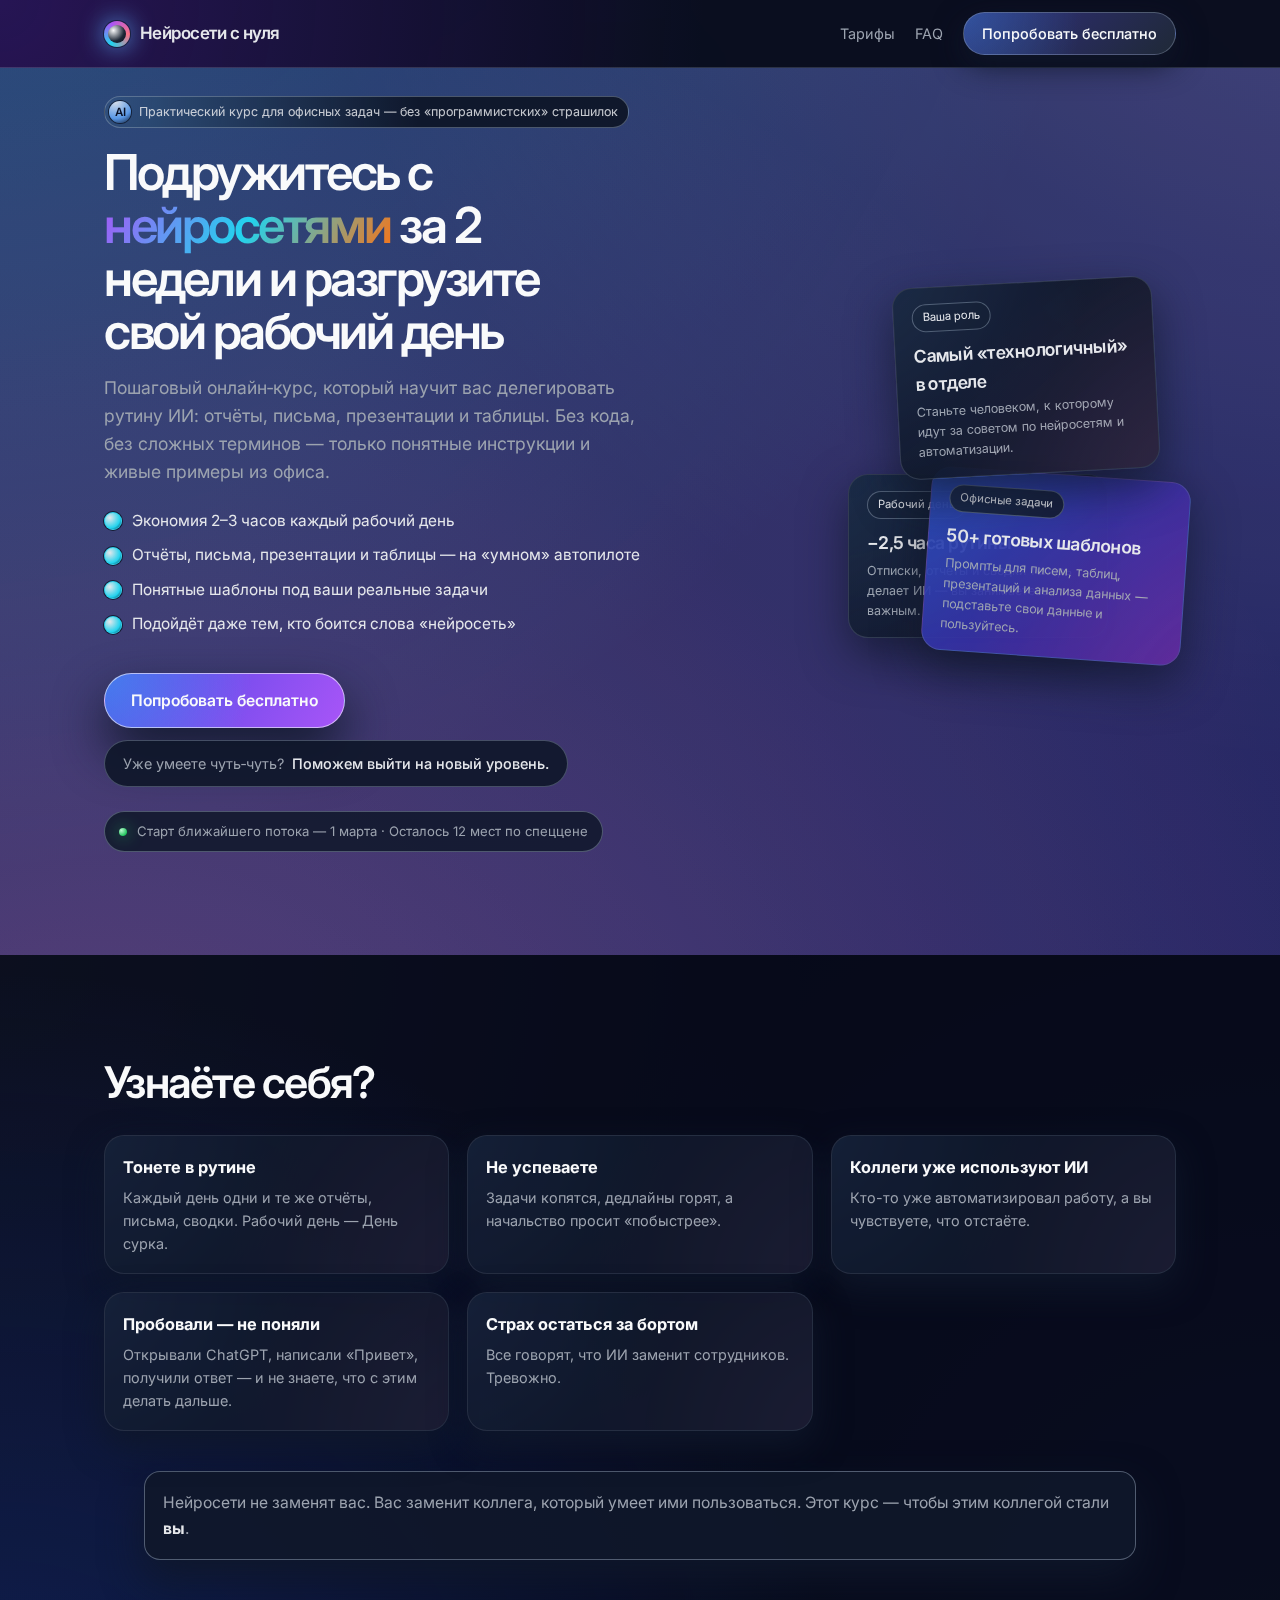
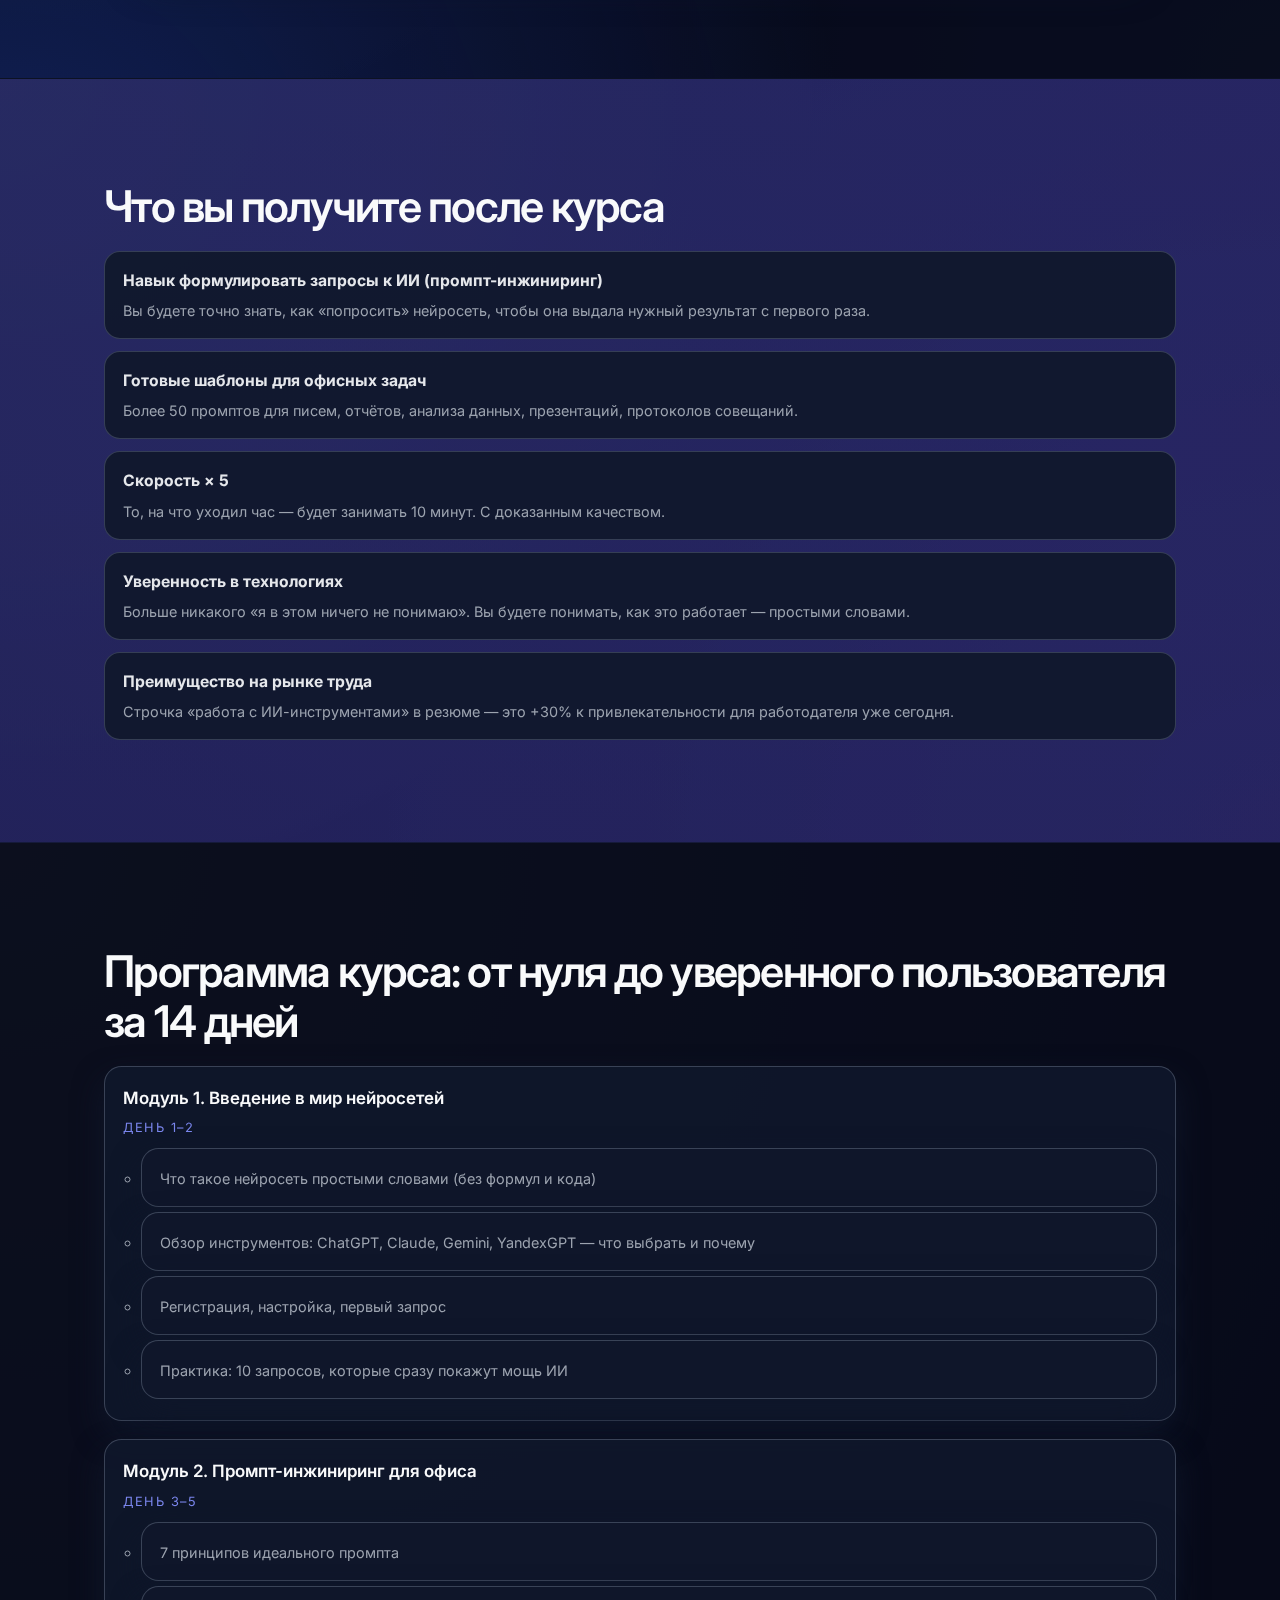
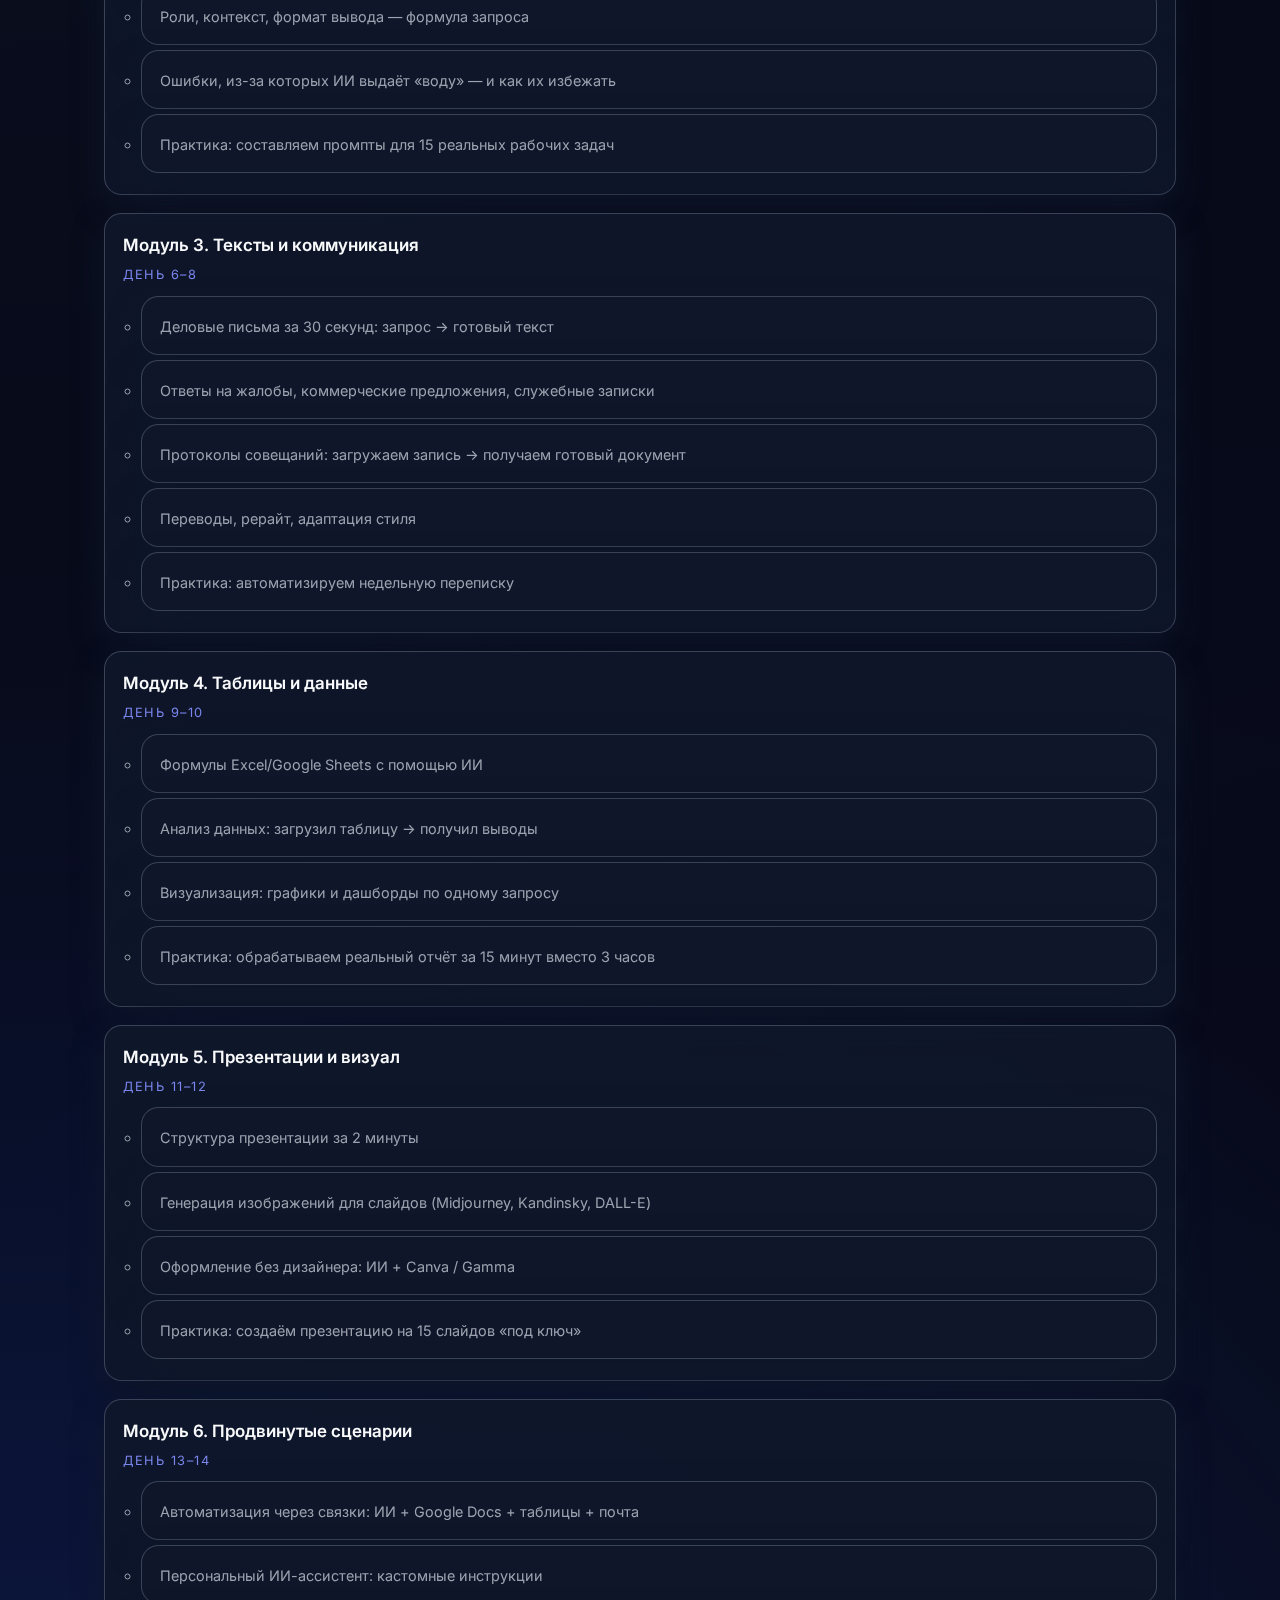
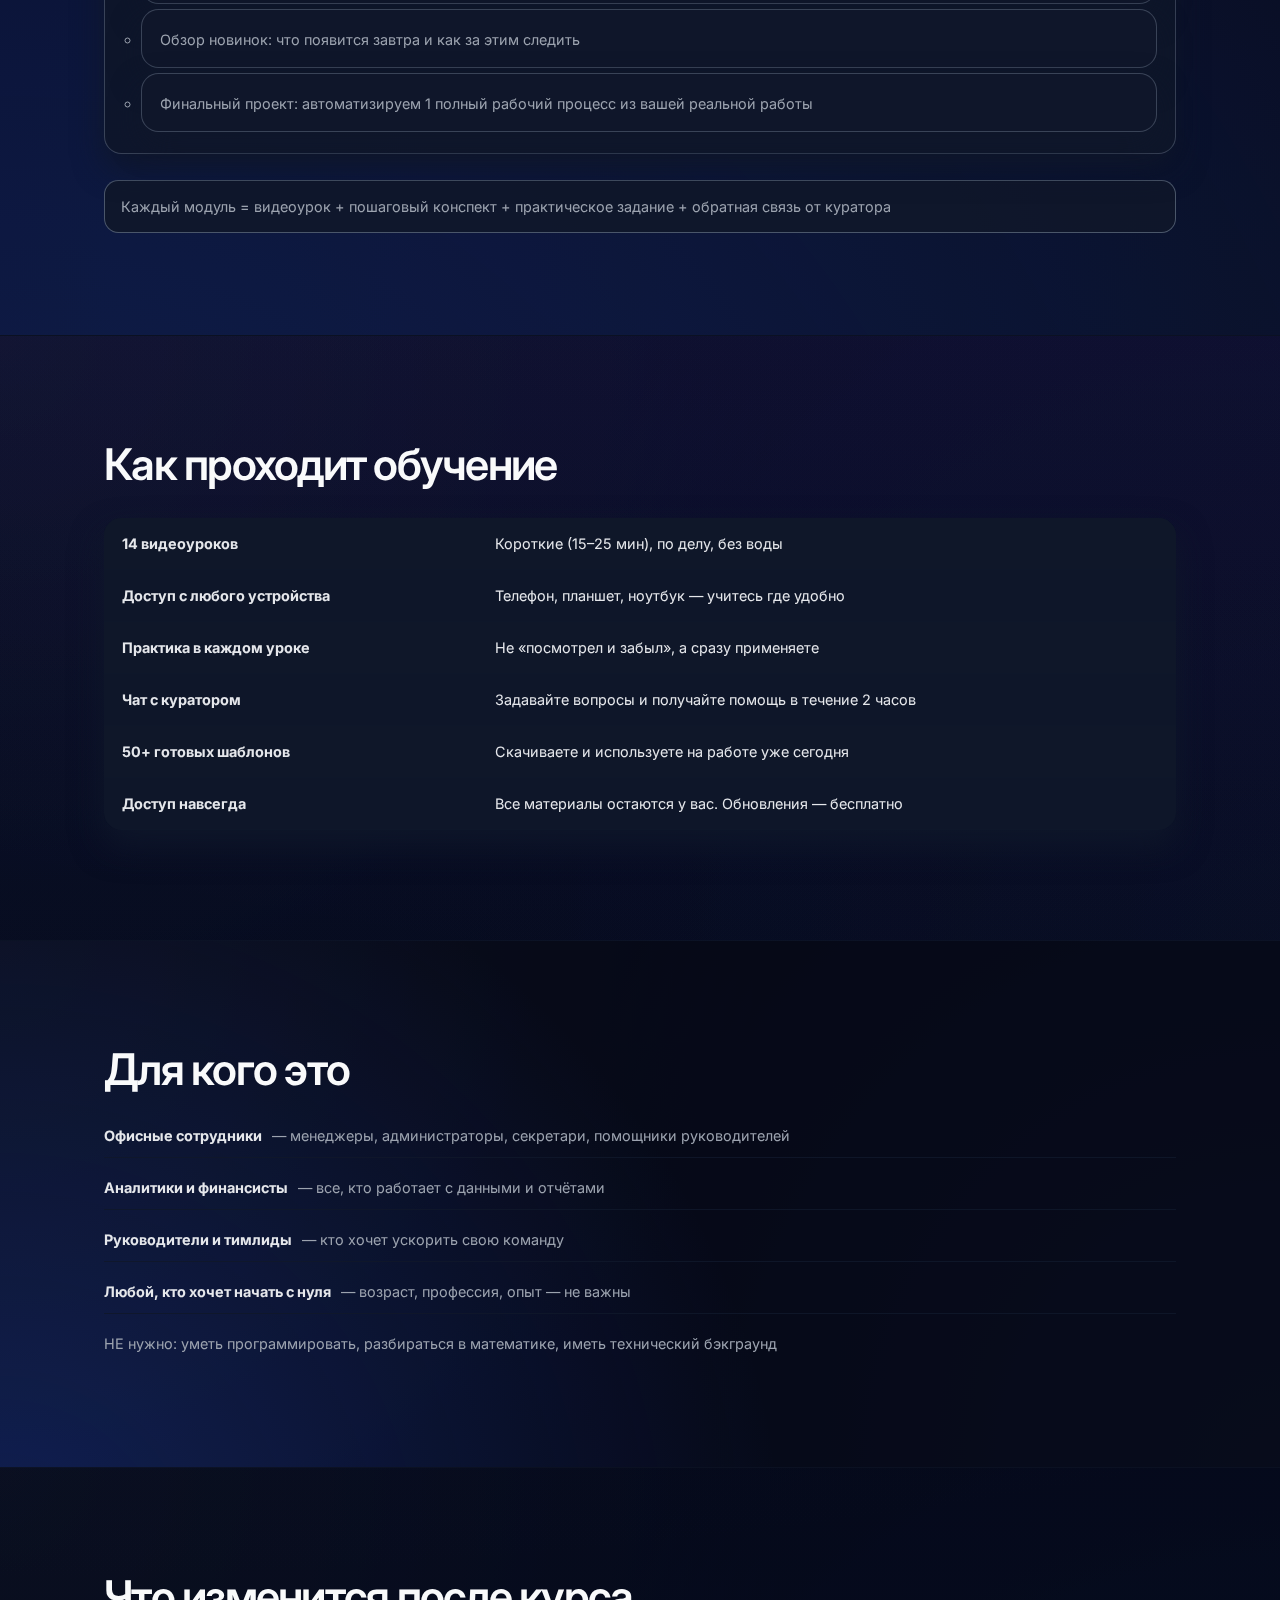
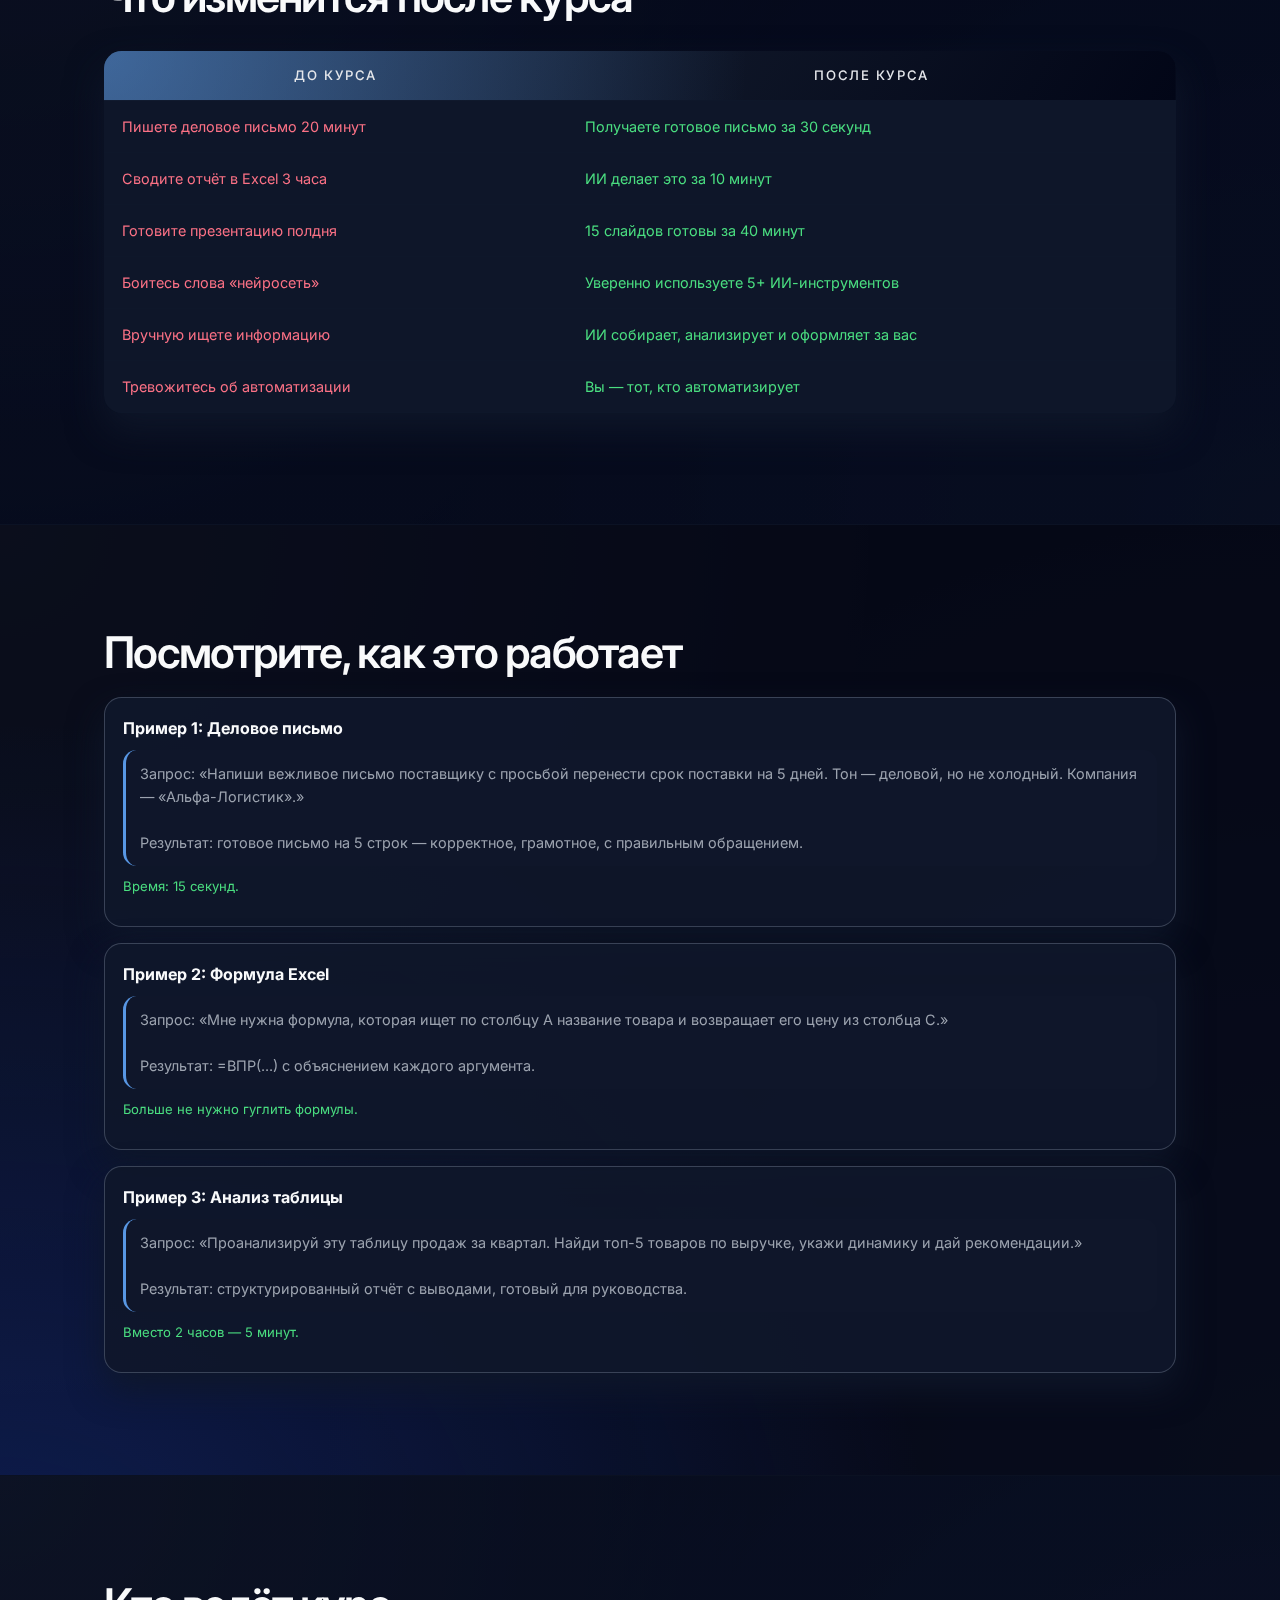
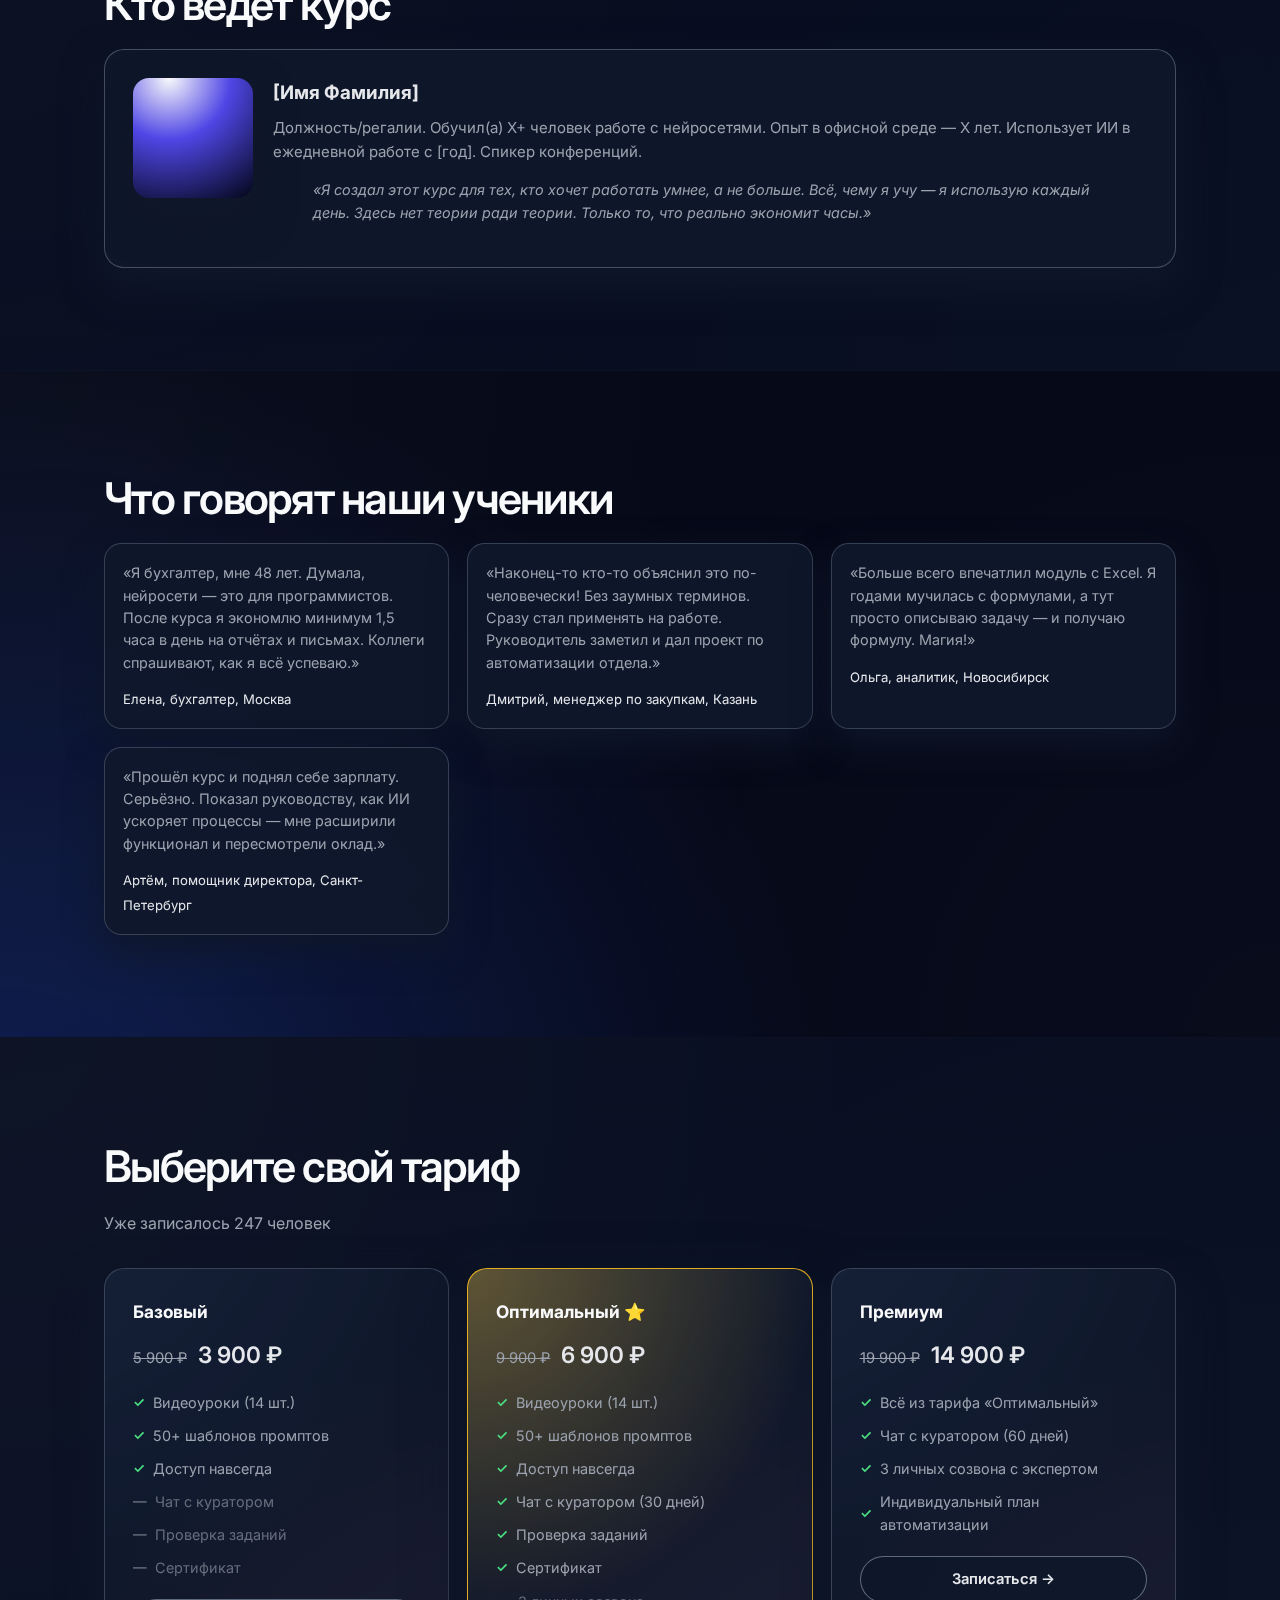
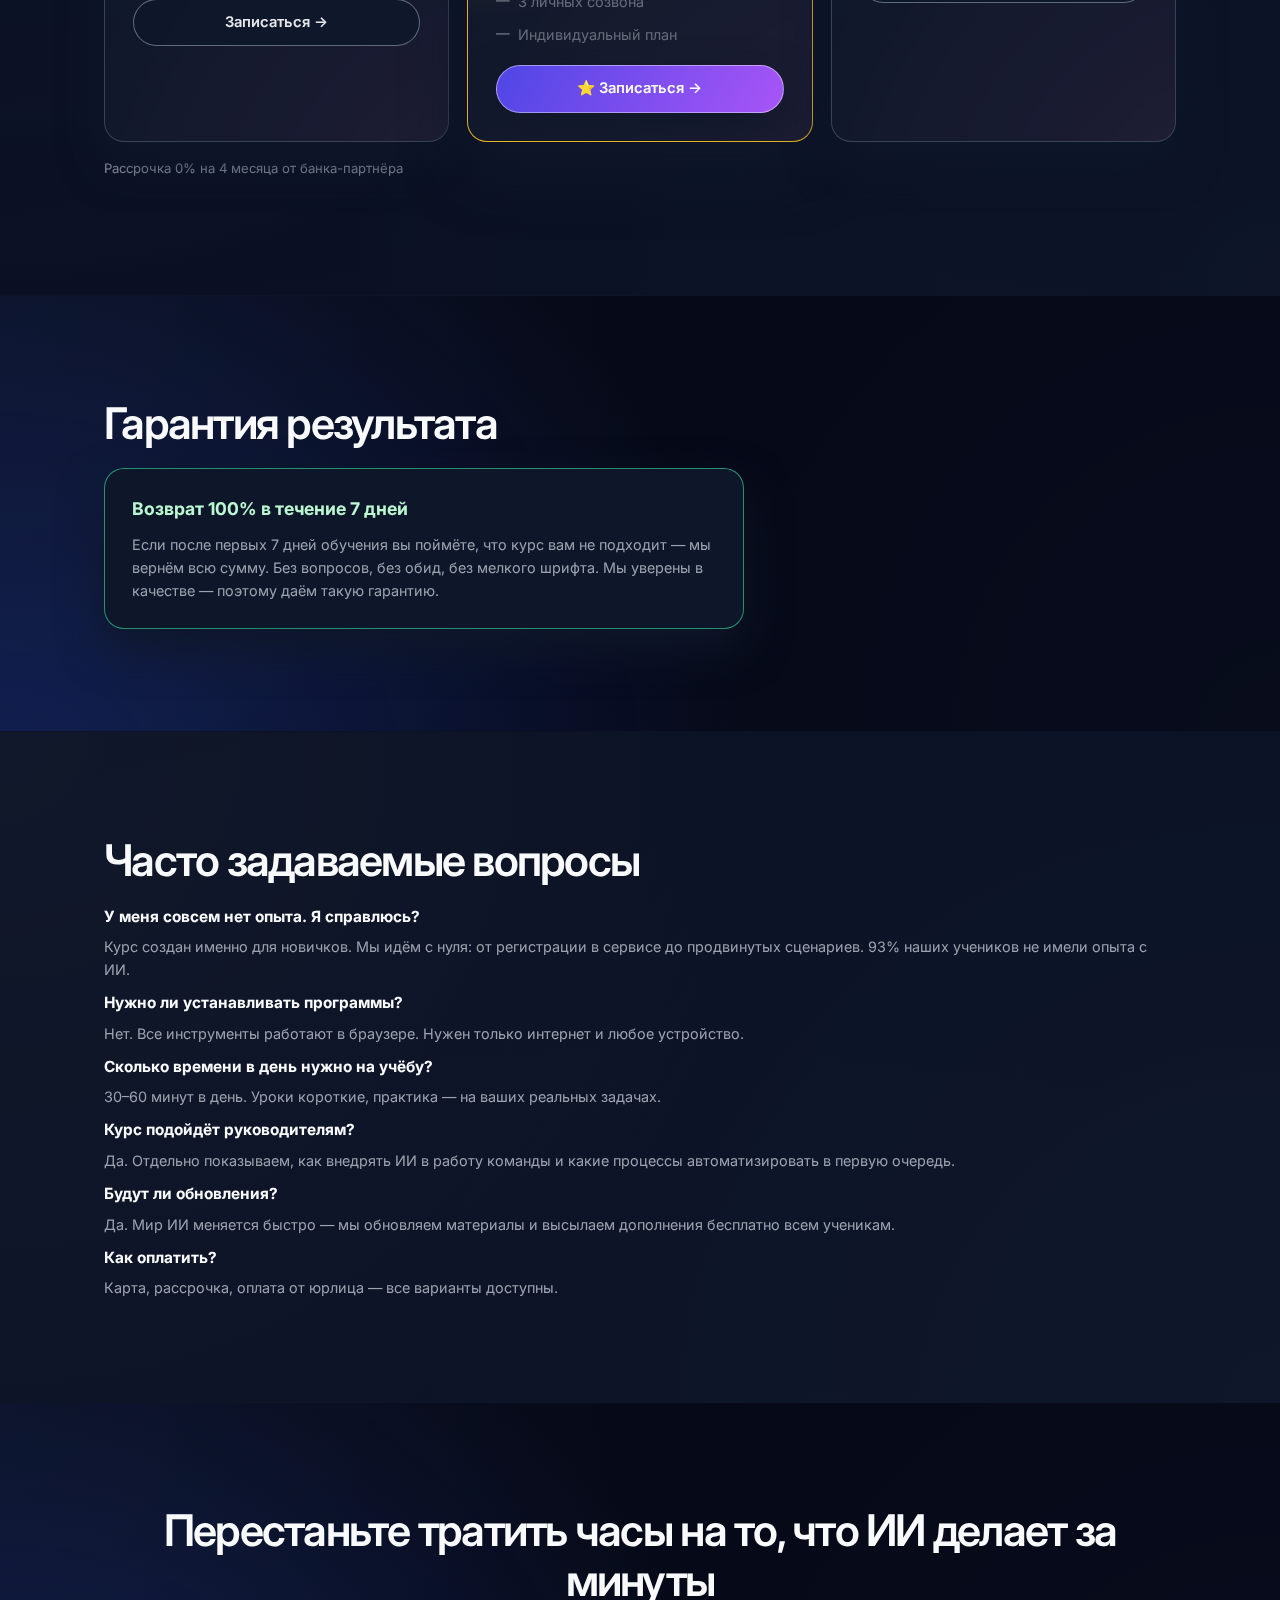
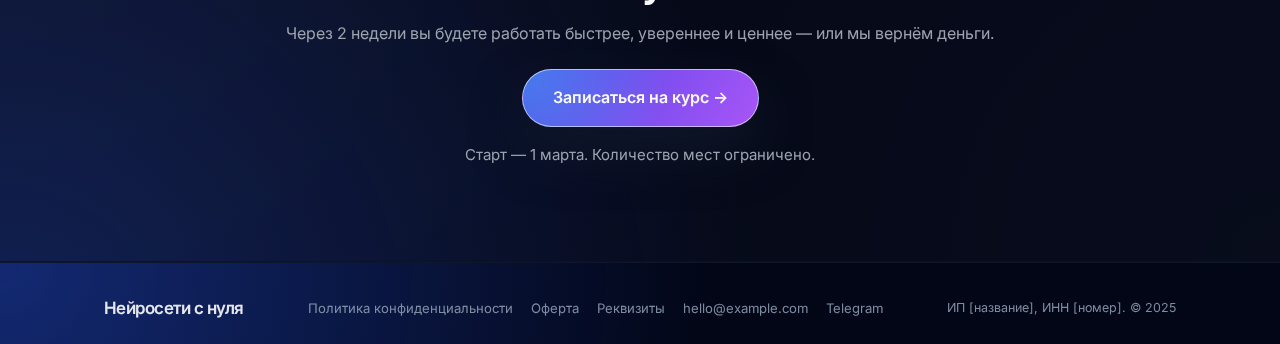
<file: index.html>
<!DOCTYPE html>
<html lang="ru">
<head>
  <meta charset="UTF-8">
  <meta name="viewport" content="width=device-width, initial-scale=1.0">
  <title>Нейросети с нуля для работы в офисе</title>
  <link rel="preconnect" href="https://fonts.googleapis.com">
  <link rel="preconnect" href="https://fonts.gstatic.com" crossorigin>
  <link href="https://fonts.googleapis.com/css2?family=Inter:wght@400;500;600;700&display=swap" rel="stylesheet">
  <style>
    :root {
      --bg: #050816;
      --bg-soft: #0b1020;
      --bg-elevated: rgba(9, 12, 25, 0.96);
      --text: #e5e7eb;
      --text-muted: #9ca3af;
      --accent: #a855f7;
      --accent-soft: rgba(168, 85, 247, 0.16);
      --accent-hover: #c084fc;
      --border: rgba(148, 163, 184, 0.35);
      --border-subtle: rgba(148, 163, 184, 0.18);
      --success: #4ade80;
      --danger: #fb7185;
      --max-width: 1120px;
      --section-padding: clamp(3.5rem, 8vw, 6.5rem);
      --font: 'Inter', system-ui, -apple-system, BlinkMacSystemFont, sans-serif;
      --radius: 0.9rem;
      --radius-lg: 1.25rem;
      --shadow-soft: 0 18px 45px rgba(15, 23, 42, 0.7);
    }

    *,
    *::before,
    *::after {
      box-sizing: border-box;
    }

    html {
      scroll-behavior: smooth;
    }

    body {
      margin: 0;
      font-family: var(--font);
      background:
        radial-gradient(circle at 0% 0%, #1d2b5a 0, transparent 55%),
        radial-gradient(circle at 100% 0%, #4c1d95 0, transparent 50%),
        radial-gradient(circle at 50% 110%, #0f172a 0, #020617 60%);
      color: var(--text);
      line-height: 1.6;
      -webkit-font-smoothing: antialiased;
    }

    a {
      color: var(--accent);
      text-decoration: none;
      transition: color 0.18s ease, opacity 0.18s ease;
    }

    a:hover {
      color: var(--accent-hover);
    }

    .container {
      width: 100%;
      max-width: var(--max-width);
      margin: 0 auto;
      padding: 0 24px;
    }

    /* Header — в стиле Gamma */
    .header {
      position: fixed;
      inset-inline: 0;
      top: 0;
      z-index: 40;
      padding: 12px 0;
      backdrop-filter: blur(18px);
      -webkit-backdrop-filter: blur(18px);
      background: radial-gradient(circle at 0 0, rgba(76, 29, 149, 0.45), transparent 55%),
                  rgba(6, 10, 24, 0.92);
      border-bottom: 1px solid rgba(148, 163, 184, 0.25);
    }

    .header .container {
      display: flex;
      align-items: center;
      justify-content: space-between;
      gap: 16px;
    }

    .logo {
      display: inline-flex;
      align-items: center;
      gap: 10px;
      font-weight: 600;
      font-size: 1.06rem;
      letter-spacing: -0.03em;
      color: var(--text);
    }

    .logo-circle {
      width: 26px;
      height: 26px;
      border-radius: 999px;
      background: conic-gradient(from 210deg, #22d3ee, #a855f7, #fb7185, #22d3ee);
      display: flex;
      align-items: center;
      justify-content: center;
      box-shadow: 0 0 0 1px rgba(15, 23, 42, 0.7), 0 0 25px rgba(96, 165, 250, 0.9);
    }

    .logo-circle-inner {
      width: 18px;
      height: 18px;
      border-radius: inherit;
      background: radial-gradient(circle at 30% 30%, #f9fafb, #1f2937 60%, #020617 100%);
    }

    .header-nav-link {
      color: var(--text-muted);
      font-size: 0.9rem;
      padding: 6px 0;
      position: relative;
    }

    .header-nav-link::after {
      content: "";
      position: absolute;
      left: 0;
      bottom: -4px;
      width: 0;
      height: 2px;
      border-radius: 999px;
      background: linear-gradient(90deg, #a855f7, #22d3ee);
      transition: width 0.17s ease-out;
    }

    .header-nav-link:hover {
      color: #e5e7eb;
    }

    .header-nav-link:hover::after {
      width: 100%;
    }

    .header-cta {
      display: inline-flex;
      align-items: center;
      gap: 8px;
      padding: 9px 18px;
      border-radius: 999px;
      border: 1px solid rgba(148, 163, 184, 0.4);
      background: radial-gradient(circle at 0 0, rgba(56, 189, 248, 0.25), transparent 55%),
                  linear-gradient(135deg, #312e81, #1f2937);
      color: #f9fafb;
      font-weight: 500;
      font-size: 0.9rem;
      text-decoration: none;
      box-shadow: 0 10px 30px rgba(15, 23, 42, 0.9);
      transition: transform 0.14s ease-out, box-shadow 0.14s ease-out, background 0.14s ease-out, border-color 0.14s ease-out;
      white-space: nowrap;
    }

    .header-cta:hover {
      transform: translateY(-1px);
      border-color: rgba(248, 250, 252, 0.6);
      background: radial-gradient(circle at 0 0, rgba(96, 165, 250, 0.45), transparent 60%),
                  linear-gradient(135deg, #4338ca, #1d4ed8);
      box-shadow: 0 18px 36px rgba(15, 23, 42, 0.95);
      color: #f9fafb;
    }

    /* Общие отступы секций в стиле Gamma */
    section {
      padding: var(--section-padding) 0;
      position: relative;
      border-bottom: 1px solid rgba(15, 23, 42, 0.65);
    }

    section::before {
      content: "";
      position: absolute;
      inset: 0;
      pointer-events: none;
      opacity: 0.16;
      background-image:
        radial-gradient(circle at 0 0, rgba(148, 163, 184, 0.22) 0, transparent 55%),
        radial-gradient(circle at 100% 100%, rgba(15, 23, 42, 0.9) 0, transparent 60%);
      mix-blend-mode: screen;
      z-index: 0;
    }

    section:nth-of-type(even) {
      background: radial-gradient(circle at 0 120%, rgba(30, 64, 175, 0.4), transparent 55%),
                  rgba(5, 8, 22, 0.96);
    }

    section > .container {
      position: relative;
      z-index: 1;
    }

    .section-title {
      font-size: clamp(1.9rem, 3.4vw, 2.8rem);
      font-weight: 600;
      line-height: 1.15;
      margin: 0 0 1.25rem;
      letter-spacing: -0.04em;
      font-family: var(--font);
      color: #f9fafb;
    }

    .section-subtitle {
      font-size: 1rem;
      color: var(--text-muted);
      max-width: 640px;
      margin: 0 0 2rem;
    }

    /* Hero — в стиле Gamma */
    .hero {
      min-height: 100vh;
      display: flex;
      align-items: center;
      padding-top: 96px;
      border: none;
      position: relative;
      overflow: hidden;
    }

    .hero::before {
      content: "";
      position: absolute;
      inset: -20%;
      background:
        radial-gradient(circle at 10% -10%, rgba(56, 189, 248, 0.3), transparent 55%),
        radial-gradient(circle at 90% -10%, rgba(248, 250, 252, 0.18), transparent 50%),
        radial-gradient(circle at 20% 110%, rgba(244, 114, 182, 0.3), transparent 65%);
      opacity: 0.9;
      mix-blend-mode: screen;
      pointer-events: none;
      z-index: 0;
    }

    .hero .container {
      position: relative;
      z-index: 1;
      display: grid;
      grid-template-columns: 1.1fr;
      gap: 2.75rem;
      align-items: center;
    }

    @media (min-width: 992px) {
      .hero .container {
        grid-template-columns: 1.05fr 0.95fr;
      }
    }

    .hero-content {
      max-width: 720px;
    }

    .hero-eyebrow {
      display: inline-flex;
      align-items: center;
      gap: 8px;
      padding: 4px 10px 4px 4px;
      border-radius: 999px;
      border: 1px solid rgba(148, 163, 184, 0.45);
      background: radial-gradient(circle at 0 0, rgba(96, 165, 250, 0.4), transparent 60%),
                  rgba(15, 23, 42, 0.96);
      color: #e5e7eb;
      font-size: 0.78rem;
      margin-bottom: 1.1rem;
    }

    .hero-eyebrow-badge {
      display: inline-flex;
      align-items: center;
      justify-content: center;
      width: 22px;
      height: 22px;
      border-radius: 999px;
      background: radial-gradient(circle at 30% 0, #f9fafb, #60a5fa 65%, #0f172a 100%);
      box-shadow: 0 0 0 1px rgba(15, 23, 42, 0.96);
      font-size: 0.72rem;
      font-weight: 600;
      color: #020617;
    }

    .hero-eyebrow span {
      opacity: 0.85;
    }

    .hero h1 {
      font-size: clamp(2.1rem, 4vw, 3.1rem);
      font-weight: 600;
      line-height: 1.07;
      letter-spacing: -0.05em;
      margin: 0 0 1rem;
      font-family: var(--font);
      color: #f9fafb;
    }

    .hero h1 span {
      background: linear-gradient(120deg, #a855f7, #22d3ee, #f97316);
      -webkit-background-clip: text;
      background-clip: text;
      color: transparent;
    }

    .hero .subtitle {
      font-size: clamp(0.98rem, 1.4vw, 1.1rem);
      color: var(--text-muted);
      margin: 0 0 1.4rem;
      max-width: 540px;
    }

    .hero-bullets {
      list-style: none;
      padding: 0;
      margin: 0 0 2rem;
      display: grid;
      gap: 6px;
    }

    .hero-bullets li {
      display: inline-flex;
      align-items: center;
      gap: 10px;
      margin-bottom: 4px;
      font-size: 0.96rem;
      color: #e5e7eb;
    }

    .hero-bullets li::before {
      content: "";
      flex-shrink: 0;
      width: 18px;
      height: 18px;
      border-radius: 999px;
      border: 1px solid rgba(34, 211, 238, 0.8);
      background: radial-gradient(circle at 30% 30%, #e5e7eb, #22d3ee 65%, #020617 105%);
      box-shadow: 0 0 0 1px rgba(15, 23, 42, 0.9);
    }

    .hero-actions {
      display: flex;
      flex-wrap: wrap;
      gap: 12px;
      align-items: center;
    }

    .hero-cta {
      display: inline-flex;
      align-items: center;
      gap: 10px;
      padding: 14px 26px;
      border-radius: 999px;
      border: 1px solid rgba(248, 250, 252, 0.6);
      background:
        radial-gradient(circle at 0 0, rgba(56, 189, 248, 0.45), transparent 60%),
        linear-gradient(120deg, #4f46e5, #a855f7);
      color: #f9fafb;
      font-weight: 600;
      font-size: 0.98rem;
      text-decoration: none;
      box-shadow: 0 24px 50px rgba(15, 23, 42, 0.98);
      transition: transform 0.16s ease-out, box-shadow 0.16s ease-out, background 0.16s ease-out;
    }

    .hero-cta:hover {
      transform: translateY(-1px) scale(1.01);
      background:
        radial-gradient(circle at 0 0, rgba(96, 165, 250, 0.65), transparent 60%),
        linear-gradient(120deg, #6366f1, #c084fc);
      box-shadow: 0 26px 60px rgba(15, 23, 42, 1);
      color: #f9fafb;
    }

    .hero-secondary {
      display: inline-flex;
      align-items: center;
      gap: 8px;
      padding: 11px 18px;
      border-radius: 999px;
      border: 1px solid rgba(148, 163, 184, 0.4);
      background: rgba(15, 23, 42, 0.92);
      color: var(--text-muted);
      font-size: 0.9rem;
    }

    .hero-secondary span {
      color: #e5e7eb;
      font-weight: 500;
    }

    .hero-badge {
      display: inline-flex;
      align-items: center;
      gap: 10px;
      margin-top: 1.5rem;
      padding: 9px 14px;
      background: rgba(15, 23, 42, 0.86);
      border-radius: 999px;
      border: 1px solid rgba(148, 163, 184, 0.45);
      font-size: 0.82rem;
      color: var(--text-muted);
    }

    .hero-badge-dot {
      width: 8px;
      height: 8px;
      border-radius: 999px;
      background: radial-gradient(circle at 30% 30%, #bbf7d0, #22c55e 70%, #052e16 100%);
      box-shadow: 0 0 16px rgba(34, 197, 94, 0.9);
    }

    /* Декоративный блок справа — карточки как у Gamma */
    .hero-motif {
      position: absolute;
      inset: auto;
      right: -120px;
      top: 56%;
      transform: translateY(-50%) rotate(-8deg);
      width: min(520px, 62vw);
      height: min(360px, 48vw);
      filter: drop-shadow(0 38px 70px rgba(15, 23, 42, 0.95));
      pointer-events: none;
      opacity: 0.95;
    }

    @media (max-width: 991px) {
      .hero-motif {
        opacity: 0.35;
        top: 68%;
        right: -180px;
        transform: translateY(-50%) rotate(-10deg);
      }
    }

    .hero-cards {
      position: relative;
      display: none;
      z-index: 1;
      align-items: center;
      justify-content: center;
    }

    @media (min-width: 992px) {
      .hero-cards {
        display: flex;
      }
    }

    .hero-card {
      position: absolute;
      width: 260px;
      border-radius: 1.25rem;
      border: 1px solid rgba(148, 163, 184, 0.25);
      background:
        linear-gradient(145deg, rgba(15, 23, 42, 0.95), rgba(15, 23, 42, 0.86)),
        radial-gradient(circle at 0 0, rgba(56, 189, 248, 0.35), transparent 55%);
      box-shadow: var(--shadow-soft);
      padding: 16px 18px;
      color: #e5e7eb;
      font-size: 0.85rem;
      overflow: hidden;
    }

    .hero-card:nth-child(1) {
      top: -22%;
      right: 14%;
    }

    .hero-card:nth-child(2) {
      top: 18%;
      right: -2%;
      transform: rotate(4deg);
      background:
        linear-gradient(135deg, rgba(30, 64, 175, 0.95), rgba(76, 29, 149, 0.9));
    }

    .hero-card:nth-child(3) {
      bottom: -14%;
      right: 4%;
      transform: rotate(-3deg);
      background:
        linear-gradient(145deg, rgba(15, 23, 42, 0.96), rgba(15, 23, 42, 0.92));
    }

    .hero-card-pill {
      display: inline-flex;
      align-items: center;
      gap: 6px;
      padding: 4px 10px;
      border-radius: 999px;
      background: rgba(15, 23, 42, 0.9);
      border: 1px solid rgba(148, 163, 184, 0.45);
      font-size: 0.7rem;
      margin-bottom: 10px;
      color: #e5e7eb;
    }

    .hero-card-metric {
      font-size: 1.1rem;
      font-weight: 600;
      letter-spacing: -0.03em;
      margin-bottom: 4px;
    }

    .hero-card-caption {
      font-size: 0.78rem;
      color: var(--text-muted);
    }

    .hero-card-gradient {
      position: absolute;
      inset: -30%;
      opacity: 0.35;
      background:
        radial-gradient(circle at 0 0, rgba(96, 165, 250, 0.5), transparent 55%),
        radial-gradient(circle at 100% 100%, rgba(244, 114, 182, 0.5), transparent 60%);
      mix-blend-mode: screen;
      pointer-events: none;
    }

    /* Pain block — карточки как секции Gamma */
    .pain-grid {
      display: grid;
      grid-template-columns: repeat(auto-fill, minmax(260px, 1fr));
      gap: 18px;
      margin: 1.75rem 0 2.5rem;
    }

    .pain-card {
      position: relative;
      padding: 18px 18px 18px 18px;
      background: rgba(15, 23, 42, 0.88);
      border-radius: var(--radius-lg);
      border: 1px solid var(--border-subtle);
      box-shadow: 0 14px 35px rgba(15, 23, 42, 0.95);
      overflow: hidden;
    }

    .pain-card::before {
      content: "";
      position: absolute;
      inset: -10%;
      opacity: 0.22;
      background:
        radial-gradient(circle at 0 0, rgba(96, 165, 250, 0.35), transparent 55%),
        radial-gradient(circle at 100% 100%, rgba(244, 114, 182, 0.3), transparent 60%);
      mix-blend-mode: screen;
      pointer-events: none;
    }

    .pain-card > * {
      position: relative;
      z-index: 1;
    }

    .pain-card h3 {
      margin: 0 0 6px;
      font-size: 1.02rem;
      font-family: var(--font);
      color: #f9fafb;
    }

    .pain-card p {
      margin: 0;
      font-size: 0.9rem;
      color: var(--text-muted);
    }

    .pain-quote {
      margin-top: 2.25rem;
      padding: 18px 18px 18px 18px;
      background: rgba(15, 23, 42, 0.9);
      border-radius: 1rem;
      border: 1px solid rgba(148, 163, 184, 0.5);
      font-size: 0.98rem;
      color: var(--text-muted);
      box-shadow: 0 18px 40px rgba(15, 23, 42, 0.95);
    }

    .pain-quote strong {
      color: #e5e7eb;
    }

    /* Solution / List */
    .solution-list {
      list-style: none;
      padding: 0;
      margin: 0;
      display: grid;
      gap: 12px;
    }

    .solution-list li {
      padding: 16px 18px;
      border-radius: 1rem;
      border: 1px solid rgba(148, 163, 184, 0.28);
      background: rgba(15, 23, 42, 0.9);
      display: grid;
      gap: 6px;
    }

    .solution-list strong {
      font-size: 0.98rem;
      color: #e5e7eb;
      font-family: var(--font);
    }

    .solution-list span {
      color: var(--text-muted);
      font-size: 0.9rem;
    }

    /* Program */
    .program-list {
      list-style: none;
      padding: 0;
      margin: 0;
      display: grid;
      gap: 18px;
    }

    .program-list li {
      padding: 18px 18px 16px;
      border-radius: 1.1rem;
      border: 1px solid rgba(148, 163, 184, 0.32);
      background: rgba(15, 23, 42, 0.92);
      box-shadow: 0 14px 30px rgba(15, 23, 42, 0.92);
    }

    .program-module-title {
      font-size: 1.06rem;
      font-weight: 600;
      margin: 0 0 6px;
      color: #f9fafb;
      font-family: var(--font);
    }

    .program-module-meta {
      font-size: 0.8rem;
      color: rgba(129, 140, 248, 0.95);
      margin-bottom: 10px;
      text-transform: uppercase;
      letter-spacing: 0.12em;
    }

    .program-module ul {
      margin: 0;
      padding-left: 1.1rem;
      color: var(--text-muted);
      font-size: 0.9rem;
    }

    .program-module ul li {
      margin-bottom: 5px;
    }

    .program-note {
      margin-top: 1.6rem;
      padding: 14px 16px;
      background: rgba(15, 23, 42, 0.9);
      border: 1px solid rgba(148, 163, 184, 0.45);
      border-radius: 0.9rem;
      font-size: 0.9rem;
      color: var(--text-muted);
    }

    /* Format table */
    .format-table {
      width: 100%;
      border-collapse: collapse;
      margin: 1.8rem 0 0.5rem;
      border-radius: 1.1rem;
      overflow: hidden;
      background: rgba(15, 23, 42, 0.96);
      box-shadow: 0 16px 32px rgba(15, 23, 42, 0.95);
    }

    .format-table tr:nth-child(odd) {
      background: rgba(15, 23, 42, 0.98);
    }

    .format-table th,
    .format-table td {
      padding: 14px 18px;
      text-align: left;
      border-bottom: 1px solid rgba(15, 23, 42, 0.95);
      font-size: 0.9rem;
    }

    .format-table th {
      color: var(--text-muted);
      font-weight: 500;
      font-size: 0.85rem;
      text-transform: uppercase;
      letter-spacing: 0.12em;
    }

    .format-table td {
      color: #e5e7eb;
    }

    /* For whom */
    .audience-list {
      list-style: none;
      padding: 0;
      margin: 0;
      display: grid;
      gap: 8px;
    }

    .audience-list li {
      display: flex;
      align-items: flex-start;
      gap: 10px;
      padding: 10px 0;
      font-size: 0.9rem;
      color: var(--text-muted);
      border-bottom: 1px solid rgba(15, 23, 42, 0.9);
    }

    .audience-list li:last-child {
      border-bottom: none;
    }

    .audience-list strong {
      color: #e5e7eb;
    }

    /* Before/After */
    .comparison-table {
      width: 100%;
      border-collapse: collapse;
      margin: 1.9rem 0 0.5rem;
      border-radius: 1.1rem;
      overflow: hidden;
      background: rgba(15, 23, 42, 0.96);
      box-shadow: 0 18px 36px rgba(15, 23, 42, 0.96);
    }

    .comparison-table thead {
      background: radial-gradient(circle at 0 0, rgba(96, 165, 250, 0.5), transparent 60%),
                  linear-gradient(120deg, #1e293b, #020617);
    }

    .comparison-table th,
    .comparison-table td {
      padding: 14px 18px;
      border-bottom: 1px solid rgba(15, 23, 42, 0.95);
      font-size: 0.9rem;
    }

    .comparison-table th {
      color: #e5e7eb;
      font-weight: 500;
      text-transform: uppercase;
      letter-spacing: 0.12em;
      font-size: 0.82rem;
    }

    .comparison-table .before {
      color: var(--danger);
    }

    .comparison-table .after {
      color: var(--success);
    }

    /* Demo examples */
    .demo-list {
      list-style: none;
      padding: 0;
      margin: 0;
      display: grid;
      gap: 16px;
    }

    .demo-list li {
      margin: 0;
      padding: 18px 18px 16px;
      background: rgba(15, 23, 42, 0.92);
      border: 1px solid rgba(148, 163, 184, 0.32);
      border-radius: 1.1rem;
      box-shadow: 0 16px 34px rgba(15, 23, 42, 0.95);
    }

    .demo-list h4 {
      margin: 0 0 8px;
      font-size: 1rem;
      font-family: var(--font);
      color: #f9fafb;
    }

    .demo-list blockquote {
      margin: 0;
      padding: 12px 14px;
      background: rgba(15, 23, 42, 0.92);
      border-radius: 0.85rem;
      font-size: 0.9rem;
      color: var(--text-muted);
      border-left: 3px solid rgba(96, 165, 250, 0.9);
    }

    .demo-list .result {
      margin-top: 10px;
      font-size: 0.82rem;
      color: var(--success);
    }

    /* Author */
    .author-block {
      display: grid;
      grid-template-columns: 120px 1fr;
      gap: 20px;
      align-items: start;
      padding: 1.75rem;
      background: rgba(15, 23, 42, 0.96);
      border-radius: 1.25rem;
      border: 1px solid rgba(148, 163, 184, 0.4);
      box-shadow: 0 18px 42px rgba(15, 23, 42, 0.98);
    }

    .author-avatar {
      width: 120px;
      height: 120px;
      background: radial-gradient(circle at 30% 0, #f9fafb, #4f46e5 42%, #020617 100%);
      border-radius: 1rem;
      object-fit: cover;
      box-shadow: 0 20px 40px rgba(15, 23, 42, 0.98);
    }

    .author-quote {
      margin-top: 0.9rem;
      font-style: italic;
      color: var(--text-muted);
      font-size: 0.9rem;
    }

    /* Testimonials — отзывы в плитках */
    .testimonials-grid {
      display: grid;
      grid-template-columns: repeat(auto-fill, minmax(260px, 1fr));
      gap: 18px;
    }

    .testimonial-card {
      padding: 18px 18px 16px;
      background: rgba(15, 23, 42, 0.94);
      border: 1px solid rgba(148, 163, 184, 0.3);
      border-radius: 1.1rem;
      box-shadow: 0 16px 36px rgba(15, 23, 42, 0.96);
    }

    .testimonial-card blockquote {
      margin: 0 0 12px;
      font-size: 0.9rem;
      color: var(--text-muted);
      line-height: 1.55;
    }

    .testimonial-card cite {
      font-size: 0.82rem;
      color: #e5e7eb;
      font-style: normal;
    }

    /* Pricing */
    .pricing-grid {
      display: grid;
      grid-template-columns: repeat(3, minmax(0, 1fr));
      gap: 18px;
      margin: 1.8rem 0 0.5rem;
    }

    @media (max-width: 900px) {
      .pricing-grid {
        grid-template-columns: 1fr;
      }
    }

    .pricing-card {
      padding: 1.8rem 1.75rem;
      background: rgba(15, 23, 42, 0.96);
      border: 1px solid rgba(148, 163, 184, 0.32);
      border-radius: 1.25rem;
      position: relative;
      box-shadow: 0 20px 44px rgba(15, 23, 42, 0.96);
      overflow: hidden;
    }

    .pricing-card::before {
      content: "";
      position: absolute;
      inset: -25%;
      opacity: 0.18;
      background:
        radial-gradient(circle at 0 0, rgba(96, 165, 250, 0.5), transparent 55%),
        radial-gradient(circle at 100% 100%, rgba(244, 114, 182, 0.5), transparent 60%);
      mix-blend-mode: screen;
      pointer-events: none;
    }

    .pricing-card > * {
      position: relative;
      z-index: 1;
    }

    .pricing-card.featured {
      border-color: rgba(251, 191, 36, 0.9);
      box-shadow: 0 26px 60px rgba(15, 23, 42, 0.98);
      background:
        radial-gradient(circle at 0 0, rgba(251, 191, 36, 0.32), transparent 60%),
        rgba(15, 23, 42, 0.98);
    }

    .pricing-pill {
      display: inline-flex;
      align-items: center;
      gap: 6px;
      border-radius: 999px;
      padding: 4px 10px;
      background: rgba(15, 23, 42, 0.92);
      border: 1px solid rgba(148, 163, 184, 0.45);
      font-size: 0.76rem;
      color: #e5e7eb;
      margin-bottom: 8px;
    }

    .pricing-card h3 {
      margin: 0 0 4px;
      font-size: 1.08rem;
      color: #f9fafb;
    }

    .pricing-card .price {
      font-size: 1.42rem;
      font-weight: 600;
      margin: 0.7rem 0 0.3rem;
    }

    .pricing-card .price s {
      color: var(--text-muted);
      font-weight: 400;
      font-size: 0.92rem;
      margin-right: 6px;
    }

    .pricing-card ul {
      list-style: none;
      padding: 0;
      margin: 0.8rem 0 0.2rem;
      font-size: 0.9rem;
      color: var(--text-muted);
    }

    .pricing-card ul li {
      padding: 5px 0;
      display: flex;
      align-items: center;
      gap: 8px;
    }

    .pricing-card ul li::before {
      content: "✓";
      color: var(--success);
      font-weight: 600;
      font-size: 0.85rem;
    }

    .pricing-card ul li.no {
      opacity: 0.6;
    }

    .pricing-card ul li.no::before {
      content: "—";
      color: var(--text-muted);
    }

    .pricing-card .btn {
      display: block;
      text-align: center;
      padding: 11px 14px;
      margin-top: 0.9rem;
      border-radius: 999px;
      background: linear-gradient(120deg, #4f46e5, #a855f7);
      color: #f9fafb;
      font-weight: 600;
      font-size: 0.92rem;
      text-decoration: none;
      border: 1px solid rgba(248, 250, 252, 0.45);
      box-shadow: 0 18px 40px rgba(15, 23, 42, 0.98);
      transition: transform 0.14s ease-out, box-shadow 0.14s ease-out, background 0.14s ease-out;
    }

    .pricing-card .btn:hover {
      transform: translateY(-1px);
      background: linear-gradient(120deg, #6366f1, #c084fc);
      box-shadow: 0 22px 54px rgba(15, 23, 42, 1);
      color: #f9fafb;
    }

    .pricing-card .btn.secondary {
      background: rgba(15, 23, 42, 0.95);
      color: #e5e7eb;
      border-color: rgba(148, 163, 184, 0.6);
      box-shadow: none;
    }

    .pricing-card .btn.secondary:hover {
      background: rgba(15, 23, 42, 1);
      box-shadow: 0 18px 40px rgba(15, 23, 42, 0.96);
    }

    .pricing-note {
      margin-top: 1rem;
      font-size: 0.82rem;
      color: var(--text-muted);
    }

    /* Guarantee */
    .guarantee-block {
      padding: 1.6rem 1.7rem;
      background: rgba(15, 23, 42, 0.96);
      border: 1px solid rgba(52, 211, 153, 0.65);
      border-radius: 1.25rem;
      max-width: 640px;
      box-shadow: 0 20px 44px rgba(15, 23, 42, 0.98);
    }

    .guarantee-block h3 {
      margin: 0 0 10px;
      font-size: 1.1rem;
      color: #bbf7d0;
    }

    .guarantee-block p {
      margin: 0;
      color: var(--text-muted);
      font-size: 0.9rem;
    }

    /* FAQ */
    .faq-list {
      list-style: none;
      padding: 0;
      margin: 0;
      display: grid;
      gap: 10px;
    }

    .faq-item {
      padding: 14px 16px;
      border-radius: 1rem;
      border: 1px solid rgba(148, 163, 184, 0.32);
      background: rgba(15, 23, 42, 0.96);
      box-shadow: 0 16px 34px rgba(15, 23, 42, 0.98);
    }

    .faq-list h4 {
      margin: 0 0 6px;
      font-size: 0.96rem;
      color: #f9fafb;
    }

    .faq-list p {
      margin: 0;
      font-size: 0.9rem;
      color: var(--text-muted);
    }

    /* Final CTA */
    .final-cta {
      text-align: center;
      padding: var(--section-padding) 0 calc(var(--section-padding) * 0.7);
    }

    .final-cta h2 {
      margin-bottom: 0.8rem;
    }

    .final-cta p {
      color: var(--text-muted);
      margin-bottom: 1.4rem;
    }

    .final-cta .hero-cta {
      font-size: 1rem;
      padding: 15px 30px;
    }

    /* Footer */
    .footer {
      padding: 32px 24px 22px;
      border-top: 1px solid rgba(15, 23, 42, 0.95);
      background: radial-gradient(circle at 0 0, rgba(30, 64, 175, 0.6), transparent 55%),
                  #020617;
    }

    .footer .container {
      display: flex;
      flex-wrap: wrap;
      justify-content: space-between;
      align-items: center;
      gap: 16px;
    }

    .footer-links {
      display: flex;
      flex-wrap: wrap;
      gap: 18px;
      font-size: 0.82rem;
    }

    .footer-links a {
      color: rgba(148, 163, 184, 0.85);
      text-decoration: none;
    }

    .footer-links a:hover {
      color: #e5e7eb;
    }

    .footer-meta {
      font-size: 0.78rem;
      color: rgba(148, 163, 184, 0.85);
    }

    /* Адаптивность */
    @media (max-width: 768px) {
      .header {
        padding-inline: 0;
      }

      .logo span:last-child {
        display: none;
      }

      .hero {
        padding-top: 88px;
      }

      .hero .container {
        gap: 2.1rem;
      }

      .author-block {
        grid-template-columns: 1fr;
      }

      .footer .container {
        flex-direction: column;
        align-items: flex-start;
      }
    }
  </style>
</head>
<body>
  <header class="header">
    <div class="container">
      <a href="#" class="logo">
        <span class="logo-circle"><span class="logo-circle-inner"></span></span>
        <span>Нейросети с нуля</span>
      </a>
      <nav class="header-nav" style="display:flex;align-items:center;gap:20px;">
        <a href="#pricing" class="header-nav-link">Тарифы</a>
        <a href="#faq" class="header-nav-link">FAQ</a>
        <a href="#pricing" class="header-cta">Попробовать бесплатно</a>
      </nav>
    </div>
  </header>

  <main>
    <!-- БЛОК 1. Hero — в стиле Gamma -->
    <section class="hero">
      <div class="container">
        <div class="hero-content">
          <div class="hero-eyebrow">
            <span class="hero-eyebrow-badge">AI</span>
            <span>Практический курс для офисных задач — без «программистских» страшилок</span>
          </div>
          <h1>Подружитесь с <span>нейросетями</span> за 2 недели и разгрузите свой рабочий день</h1>
          <p class="subtitle">Пошаговый онлайн‑курс, который научит вас делегировать рутину ИИ: отчёты, письма, презентации и таблицы. Без кода, без сложных терминов — только понятные инструкции и живые примеры из офиса.</p>
          <ul class="hero-bullets">
            <li>Экономия 2–3 часов каждый рабочий день</li>
            <li>Отчёты, письма, презентации и таблицы — на «умном» автопилоте</li>
            <li>Понятные шаблоны под ваши реальные задачи</li>
            <li>Подойдёт даже тем, кто боится слова «нейросеть»</li>
          </ul>
          <div class="hero-actions">
            <a href="#pricing" class="hero-cta">Попробовать бесплатно</a>
            <div class="hero-secondary">Уже умеете чуть‑чуть? <span>Поможем выйти на новый уровень.</span></div>
          </div>
          <div class="hero-badge">
            <span class="hero-badge-dot"></span>
            Старт ближайшего потока — 1 марта · Осталось 12 мест по спеццене
          </div>
        </div>
        <div class="hero-cards">
          <div class="hero-card">
            <div class="hero-card-gradient"></div>
            <div class="hero-card-pill">Рабочий день</div>
            <div class="hero-card-metric">−2,5 часа рутины</div>
            <div class="hero-card-caption">Отписки, отчёты и сводки теперь делает ИИ — вы занимаетесь важным.</div>
          </div>
          <div class="hero-card">
            <div class="hero-card-gradient"></div>
            <div class="hero-card-pill">Офисные задачи</div>
            <div class="hero-card-metric">50+ готовых шаблонов</div>
            <div class="hero-card-caption">Промпты для писем, таблиц, презентаций и анализа данных — подставьте свои данные и пользуйтесь.</div>
          </div>
          <div class="hero-card">
            <div class="hero-card-gradient"></div>
            <div class="hero-card-pill">Ваша роль</div>
            <div class="hero-card-metric">Самый «технологичный» в отделе</div>
            <div class="hero-card-caption">Станьте человеком, к которому идут за советом по нейросетям и автоматизации.</div>
          </div>
        </div>
      </div>
      <div class="hero-motif" aria-hidden="true"></div>
    </section>

    <!-- БЛОК 2. Pain -->
    <section>
      <div class="container">
        <h2 class="section-title">Узнаёте себя?</h2>
        <div class="pain-grid">
          <div class="pain-card">
            <h3>Тонете в рутине</h3>
            <p>Каждый день одни и те же отчёты, письма, сводки. Рабочий день — День сурка.</p>
          </div>
          <div class="pain-card">
            <h3>Не успеваете</h3>
            <p>Задачи копятся, дедлайны горят, а начальство просит «побыстрее».</p>
          </div>
          <div class="pain-card">
            <h3>Коллеги уже используют ИИ</h3>
            <p>Кто-то уже автоматизировал работу, а вы чувствуете, что отстаёте.</p>
          </div>
          <div class="pain-card">
            <h3>Пробовали — не поняли</h3>
            <p>Открывали ChatGPT, написали «Привет», получили ответ — и не знаете, что с этим делать дальше.</p>
          </div>
          <div class="pain-card">
            <h3>Страх остаться за бортом</h3>
            <p>Все говорят, что ИИ заменит сотрудников. Тревожно.</p>
          </div>
        </div>
        <blockquote class="pain-quote">Нейросети не заменят вас. Вас заменит коллега, который умеет ими пользоваться. Этот курс — чтобы этим коллегой стали <strong>вы</strong>.</blockquote>
      </div>
    </section>

    <!-- БЛОК 3. Решение -->
    <section>
      <div class="container">
        <h2 class="section-title">Что вы получите после курса</h2>
        <ul class="solution-list">
          <li>
            <strong>Навык формулировать запросы к ИИ (промпт-инжиниринг)</strong>
            <span>Вы будете точно знать, как «попросить» нейросеть, чтобы она выдала нужный результат с первого раза.</span>
          </li>
          <li>
            <strong>Готовые шаблоны для офисных задач</strong>
            <span>Более 50 промптов для писем, отчётов, анализа данных, презентаций, протоколов совещаний.</span>
          </li>
          <li>
            <strong>Скорость × 5</strong>
            <span>То, на что уходил час — будет занимать 10 минут. С доказанным качеством.</span>
          </li>
          <li>
            <strong>Уверенность в технологиях</strong>
            <span>Больше никакого «я в этом ничего не понимаю». Вы будете понимать, как это работает — простыми словами.</span>
          </li>
          <li>
            <strong>Преимущество на рынке труда</strong>
            <span>Строчка «работа с ИИ-инструментами» в резюме — это +30% к привлекательности для работодателя уже сегодня.</span>
          </li>
        </ul>
      </div>
    </section>

    <!-- БЛОК 4. Программа -->
    <section>
      <div class="container">
        <h2 class="section-title">Программа курса: от нуля до уверенного пользователя за 14 дней</h2>
        <ul class="program-list">
          <li>
            <div class="program-module-title">Модуль 1. Введение в мир нейросетей</div>
            <div class="program-module-meta">День 1–2</div>
            <div class="program-module">
              <ul>
                <li>Что такое нейросеть простыми словами (без формул и кода)</li>
                <li>Обзор инструментов: ChatGPT, Claude, Gemini, YandexGPT — что выбрать и почему</li>
                <li>Регистрация, настройка, первый запрос</li>
                <li>Практика: 10 запросов, которые сразу покажут мощь ИИ</li>
              </ul>
            </div>
          </li>
          <li>
            <div class="program-module-title">Модуль 2. Промпт-инжиниринг для офиса</div>
            <div class="program-module-meta">День 3–5</div>
            <div class="program-module">
              <ul>
                <li>7 принципов идеального промпта</li>
                <li>Роли, контекст, формат вывода — формула запроса</li>
                <li>Ошибки, из-за которых ИИ выдаёт «воду» — и как их избежать</li>
                <li>Практика: составляем промпты для 15 реальных рабочих задач</li>
              </ul>
            </div>
          </li>
          <li>
            <div class="program-module-title">Модуль 3. Тексты и коммуникация</div>
            <div class="program-module-meta">День 6–8</div>
            <div class="program-module">
              <ul>
                <li>Деловые письма за 30 секунд: запрос → готовый текст</li>
                <li>Ответы на жалобы, коммерческие предложения, служебные записки</li>
                <li>Протоколы совещаний: загружаем запись → получаем готовый документ</li>
                <li>Переводы, рерайт, адаптация стиля</li>
                <li>Практика: автоматизируем недельную переписку</li>
              </ul>
            </div>
          </li>
          <li>
            <div class="program-module-title">Модуль 4. Таблицы и данные</div>
            <div class="program-module-meta">День 9–10</div>
            <div class="program-module">
              <ul>
                <li>Формулы Excel/Google Sheets с помощью ИИ</li>
                <li>Анализ данных: загрузил таблицу → получил выводы</li>
                <li>Визуализация: графики и дашборды по одному запросу</li>
                <li>Практика: обрабатываем реальный отчёт за 15 минут вместо 3 часов</li>
              </ul>
            </div>
          </li>
          <li>
            <div class="program-module-title">Модуль 5. Презентации и визуал</div>
            <div class="program-module-meta">День 11–12</div>
            <div class="program-module">
              <ul>
                <li>Структура презентации за 2 минуты</li>
                <li>Генерация изображений для слайдов (Midjourney, Kandinsky, DALL-E)</li>
                <li>Оформление без дизайнера: ИИ + Canva / Gamma</li>
                <li>Практика: создаём презентацию на 15 слайдов «под ключ»</li>
              </ul>
            </div>
          </li>
          <li>
            <div class="program-module-title">Модуль 6. Продвинутые сценарии</div>
            <div class="program-module-meta">День 13–14</div>
            <div class="program-module">
              <ul>
                <li>Автоматизация через связки: ИИ + Google Docs + таблицы + почта</li>
                <li>Персональный ИИ-ассистент: кастомные инструкции</li>
                <li>Обзор новинок: что появится завтра и как за этим следить</li>
                <li>Финальный проект: автоматизируем 1 полный рабочий процесс из вашей реальной работы</li>
              </ul>
            </div>
          </li>
        </ul>
        <div class="program-note">Каждый модуль = видеоурок + пошаговый конспект + практическое задание + обратная связь от куратора</div>
      </div>
    </section>

    <!-- БЛОК 5. Формат -->
    <section>
      <div class="container">
        <h2 class="section-title">Как проходит обучение</h2>
        <table class="format-table">
          <tr>
            <td><strong>14 видеоуроков</strong></td>
            <td>Короткие (15–25 мин), по делу, без воды</td>
          </tr>
          <tr>
            <td><strong>Доступ с любого устройства</strong></td>
            <td>Телефон, планшет, ноутбук — учитесь где удобно</td>
          </tr>
          <tr>
            <td><strong>Практика в каждом уроке</strong></td>
            <td>Не «посмотрел и забыл», а сразу применяете</td>
          </tr>
          <tr>
            <td><strong>Чат с куратором</strong></td>
            <td>Задавайте вопросы и получайте помощь в течение 2 часов</td>
          </tr>
          <tr>
            <td><strong>50+ готовых шаблонов</strong></td>
            <td>Скачиваете и используете на работе уже сегодня</td>
          </tr>
          <tr>
            <td><strong>Доступ навсегда</strong></td>
            <td>Все материалы остаются у вас. Обновления — бесплатно</td>
          </tr>
        </table>
      </div>
    </section>

    <!-- БЛОК 6. Для кого -->
    <section>
      <div class="container">
        <h2 class="section-title">Для кого это</h2>
        <ul class="audience-list">
          <li><strong>Офисные сотрудники</strong> — менеджеры, администраторы, секретари, помощники руководителей</li>
          <li><strong>Аналитики и финансисты</strong> — все, кто работает с данными и отчётами</li>
          <li><strong>Руководители и тимлиды</strong> — кто хочет ускорить свою команду</li>
          <li><strong>Любой, кто хочет начать с нуля</strong> — возраст, профессия, опыт — не важны</li>
          <li>НЕ нужно: уметь программировать, разбираться в математике, иметь технический бэкграунд</li>
        </ul>
      </div>
    </section>

    <!-- БЛОК 7. До — После -->
    <section>
      <div class="container">
        <h2 class="section-title">Что изменится после курса</h2>
        <table class="comparison-table">
          <thead>
            <tr><th>ДО курса</th><th>ПОСЛЕ курса</th></tr>
          </thead>
          <tbody>
            <tr><td class="before">Пишете деловое письмо 20 минут</td><td class="after">Получаете готовое письмо за 30 секунд</td></tr>
            <tr><td class="before">Сводите отчёт в Excel 3 часа</td><td class="after">ИИ делает это за 10 минут</td></tr>
            <tr><td class="before">Готовите презентацию полдня</td><td class="after">15 слайдов готовы за 40 минут</td></tr>
            <tr><td class="before">Боитесь слова «нейросеть»</td><td class="after">Уверенно используете 5+ ИИ-инструментов</td></tr>
            <tr><td class="before">Вручную ищете информацию</td><td class="after">ИИ собирает, анализирует и оформляет за вас</td></tr>
            <tr><td class="before">Тревожитесь об автоматизации</td><td class="after">Вы — тот, кто автоматизирует</td></tr>
          </tbody>
        </table>
      </div>
    </section>

    <!-- БЛОК 8. Демо -->
    <section>
      <div class="container">
        <h2 class="section-title">Посмотрите, как это работает</h2>
        <ul class="demo-list">
          <li>
            <h4>Пример 1: Деловое письмо</h4>
            <blockquote>Запрос: «Напиши вежливое письмо поставщику с просьбой перенести срок поставки на 5 дней. Тон — деловой, но не холодный. Компания — «Альфа-Логистик».»<br><br>Результат: готовое письмо на 5 строк — корректное, грамотное, с правильным обращением.</blockquote>
            <p class="result">Время: 15 секунд.</p>
          </li>
          <li>
            <h4>Пример 2: Формула Excel</h4>
            <blockquote>Запрос: «Мне нужна формула, которая ищет по столбцу A название товара и возвращает его цену из столбца C.»<br><br>Результат: =ВПР(...) с объяснением каждого аргумента.</blockquote>
            <p class="result">Больше не нужно гуглить формулы.</p>
          </li>
          <li>
            <h4>Пример 3: Анализ таблицы</h4>
            <blockquote>Запрос: «Проанализируй эту таблицу продаж за квартал. Найди топ-5 товаров по выручке, укажи динамику и дай рекомендации.»<br><br>Результат: структурированный отчёт с выводами, готовый для руководства.</blockquote>
            <p class="result">Вместо 2 часов — 5 минут.</p>
          </li>
        </ul>
      </div>
    </section>

    <!-- БЛОК 9. Автор -->
    <section>
      <div class="container">
        <h2 class="section-title">Кто ведёт курс</h2>
        <div class="author-block">
          <div class="author-avatar" aria-hidden="true"></div>
          <div>
            <h3 style="margin:0 0 8px;">[Имя Фамилия]</h3>
            <p style="margin:0;color:var(--text-muted);font-size:0.9375rem;">Должность/регалии. Обучил(а) X+ человек работе с нейросетями. Опыт в офисной среде — X лет. Использует ИИ в ежедневной работе с [год]. Спикер конференций.</p>
            <blockquote class="author-quote">«Я создал этот курс для тех, кто хочет работать умнее, а не больше. Всё, чему я учу — я использую каждый день. Здесь нет теории ради теории. Только то, что реально экономит часы.»</blockquote>
          </div>
        </div>
      </div>
    </section>

    <!-- БЛОК 10. Отзывы -->
    <section>
      <div class="container">
        <h2 class="section-title">Что говорят наши ученики</h2>
        <div class="testimonials-grid">
          <div class="testimonial-card">
            <blockquote>«Я бухгалтер, мне 48 лет. Думала, нейросети — это для программистов. После курса я экономлю минимум 1,5 часа в день на отчётах и письмах. Коллеги спрашивают, как я всё успеваю.»</blockquote>
            <cite>Елена, бухгалтер, Москва</cite>
          </div>
          <div class="testimonial-card">
            <blockquote>«Наконец-то кто-то объяснил это по-человечески! Без заумных терминов. Сразу стал применять на работе. Руководитель заметил и дал проект по автоматизации отдела.»</blockquote>
            <cite>Дмитрий, менеджер по закупкам, Казань</cite>
          </div>
          <div class="testimonial-card">
            <blockquote>«Больше всего впечатлил модуль с Excel. Я годами мучилась с формулами, а тут просто описываю задачу — и получаю формулу. Магия!»</blockquote>
            <cite>Ольга, аналитик, Новосибирск</cite>
          </div>
          <div class="testimonial-card">
            <blockquote>«Прошёл курс и поднял себе зарплату. Серьёзно. Показал руководству, как ИИ ускоряет процессы — мне расширили функционал и пересмотрели оклад.»</blockquote>
            <cite>Артём, помощник директора, Санкт-Петербург</cite>
          </div>
        </div>
      </div>
    </section>

    <!-- БЛОК 11. Тарифы -->
    <section id="pricing">
      <div class="container">
        <h2 class="section-title">Выберите свой тариф</h2>
        <p class="section-subtitle">Уже записалось 247 человек</p>
        <div class="pricing-grid">
          <div class="pricing-card">
            <h3>Базовый</h3>
            <div class="price"><s>5 900 ₽</s> 3 900 ₽</div>
            <ul>
              <li>Видеоуроки (14 шт.)</li>
              <li>50+ шаблонов промптов</li>
              <li>Доступ навсегда</li>
              <li class="no">Чат с куратором</li>
              <li class="no">Проверка заданий</li>
              <li class="no">Сертификат</li>
            </ul>
            <a href="#" class="btn secondary">Записаться →</a>
          </div>
          <div class="pricing-card featured">
            <h3>Оптимальный ⭐</h3>
            <div class="price"><s>9 900 ₽</s> 6 900 ₽</div>
            <ul>
              <li>Видеоуроки (14 шт.)</li>
              <li>50+ шаблонов промптов</li>
              <li>Доступ навсегда</li>
              <li>Чат с куратором (30 дней)</li>
              <li>Проверка заданий</li>
              <li>Сертификат</li>
              <li class="no">3 личных созвона</li>
              <li class="no">Индивидуальный план</li>
            </ul>
            <a href="#" class="btn">⭐ Записаться →</a>
          </div>
          <div class="pricing-card">
            <h3>Премиум</h3>
            <div class="price"><s>19 900 ₽</s> 14 900 ₽</div>
            <ul>
              <li>Всё из тарифа «Оптимальный»</li>
              <li>Чат с куратором (60 дней)</li>
              <li>3 личных созвона с экспертом</li>
              <li>Индивидуальный план автоматизации</li>
            </ul>
            <a href="#" class="btn secondary">Записаться →</a>
          </div>
        </div>
        <p class="pricing-note">Рассрочка 0% на 4 месяца от банка-партнёра</p>
      </div>
    </section>

    <!-- БЛОК 12. Гарантия -->
    <section>
      <div class="container">
        <h2 class="section-title">Гарантия результата</h2>
        <div class="guarantee-block">
          <h3>Возврат 100% в течение 7 дней</h3>
          <p>Если после первых 7 дней обучения вы поймёте, что курс вам не подходит — мы вернём всю сумму. Без вопросов, без обид, без мелкого шрифта. Мы уверены в качестве — поэтому даём такую гарантию.</p>
        </div>
      </div>
    </section>

    <!-- БЛОК 13. FAQ -->
    <section id="faq">
      <div class="container">
        <h2 class="section-title">Часто задаваемые вопросы</h2>
        <ul class="faq-list">
          <li>
            <h4>У меня совсем нет опыта. Я справлюсь?</h4>
            <p>Курс создан именно для новичков. Мы идём с нуля: от регистрации в сервисе до продвинутых сценариев. 93% наших учеников не имели опыта с ИИ.</p>
          </li>
          <li>
            <h4>Нужно ли устанавливать программы?</h4>
            <p>Нет. Все инструменты работают в браузере. Нужен только интернет и любое устройство.</p>
          </li>
          <li>
            <h4>Сколько времени в день нужно на учёбу?</h4>
            <p>30–60 минут в день. Уроки короткие, практика — на ваших реальных задачах.</p>
          </li>
          <li>
            <h4>Курс подойдёт руководителям?</h4>
            <p>Да. Отдельно показываем, как внедрять ИИ в работу команды и какие процессы автоматизировать в первую очередь.</p>
          </li>
          <li>
            <h4>Будут ли обновления?</h4>
            <p>Да. Мир ИИ меняется быстро — мы обновляем материалы и высылаем дополнения бесплатно всем ученикам.</p>
          </li>
          <li>
            <h4>Как оплатить?</h4>
            <p>Карта, рассрочка, оплата от юрлица — все варианты доступны.</p>
          </li>
        </ul>
      </div>
    </section>

    <!-- БЛОК 14. Финальный CTA -->
    <section class="final-cta">
      <div class="container">
        <h2 class="section-title">Перестаньте тратить часы на то, что ИИ делает за минуты</h2>
        <p>Через 2 недели вы будете работать быстрее, увереннее и ценнее — или мы вернём деньги.</p>
        <a href="#pricing" class="hero-cta">Записаться на курс →</a>
        <p style="margin-top:1rem;font-size:0.9375rem;">Старт — 1 марта. Количество мест ограничено.</p>
      </div>
    </section>
  </main>

  <!-- БЛОК 15. Footer -->
  <footer class="footer">
    <div class="container">
      <a href="#" class="logo">Нейросети с нуля</a>
      <div class="footer-links">
        <a href="#">Политика конфиденциальности</a>
        <a href="#">Оферта</a>
        <a href="#">Реквизиты</a>
        <a href="mailto:hello@example.com">hello@example.com</a>
        <a href="#">Telegram</a>
      </div>
      <div class="footer-meta">ИП [название], ИНН [номер]. © 2025</div>
    </div>
  </footer>
</body>
</html>
</file>
